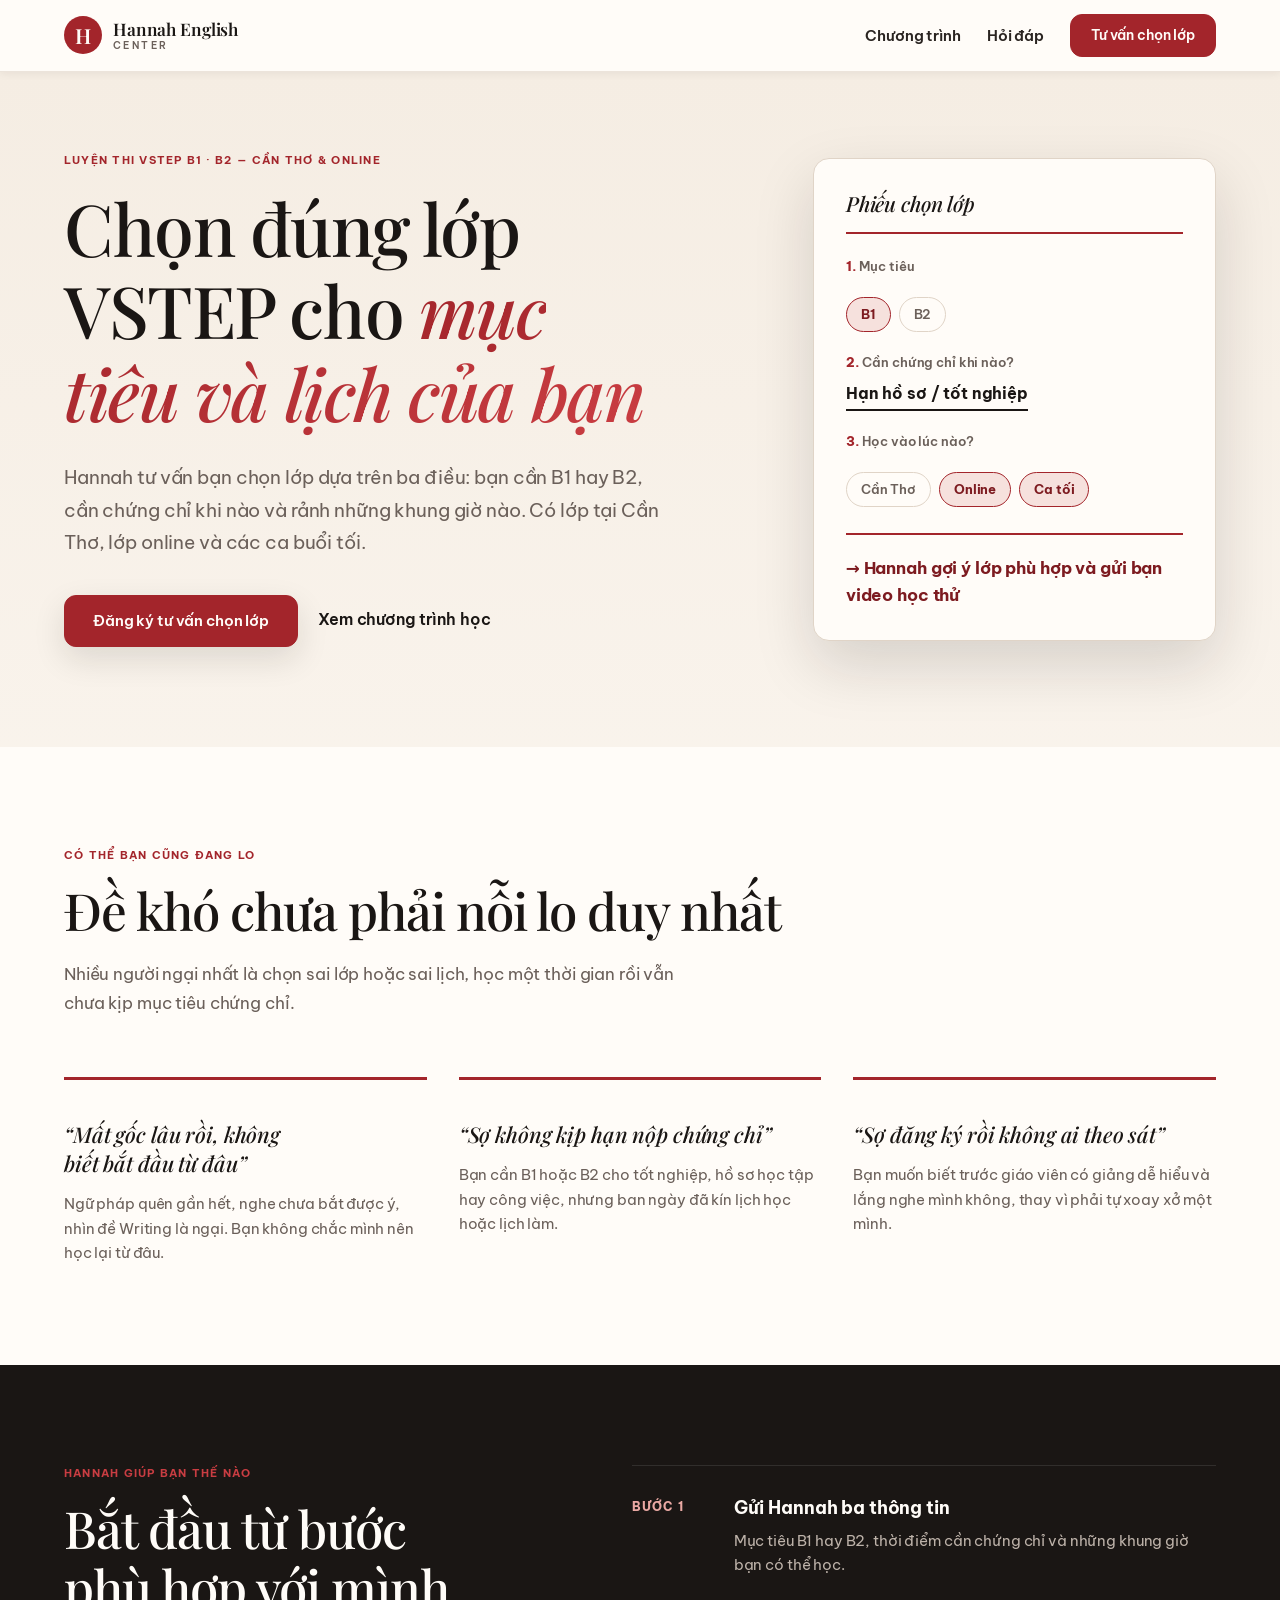
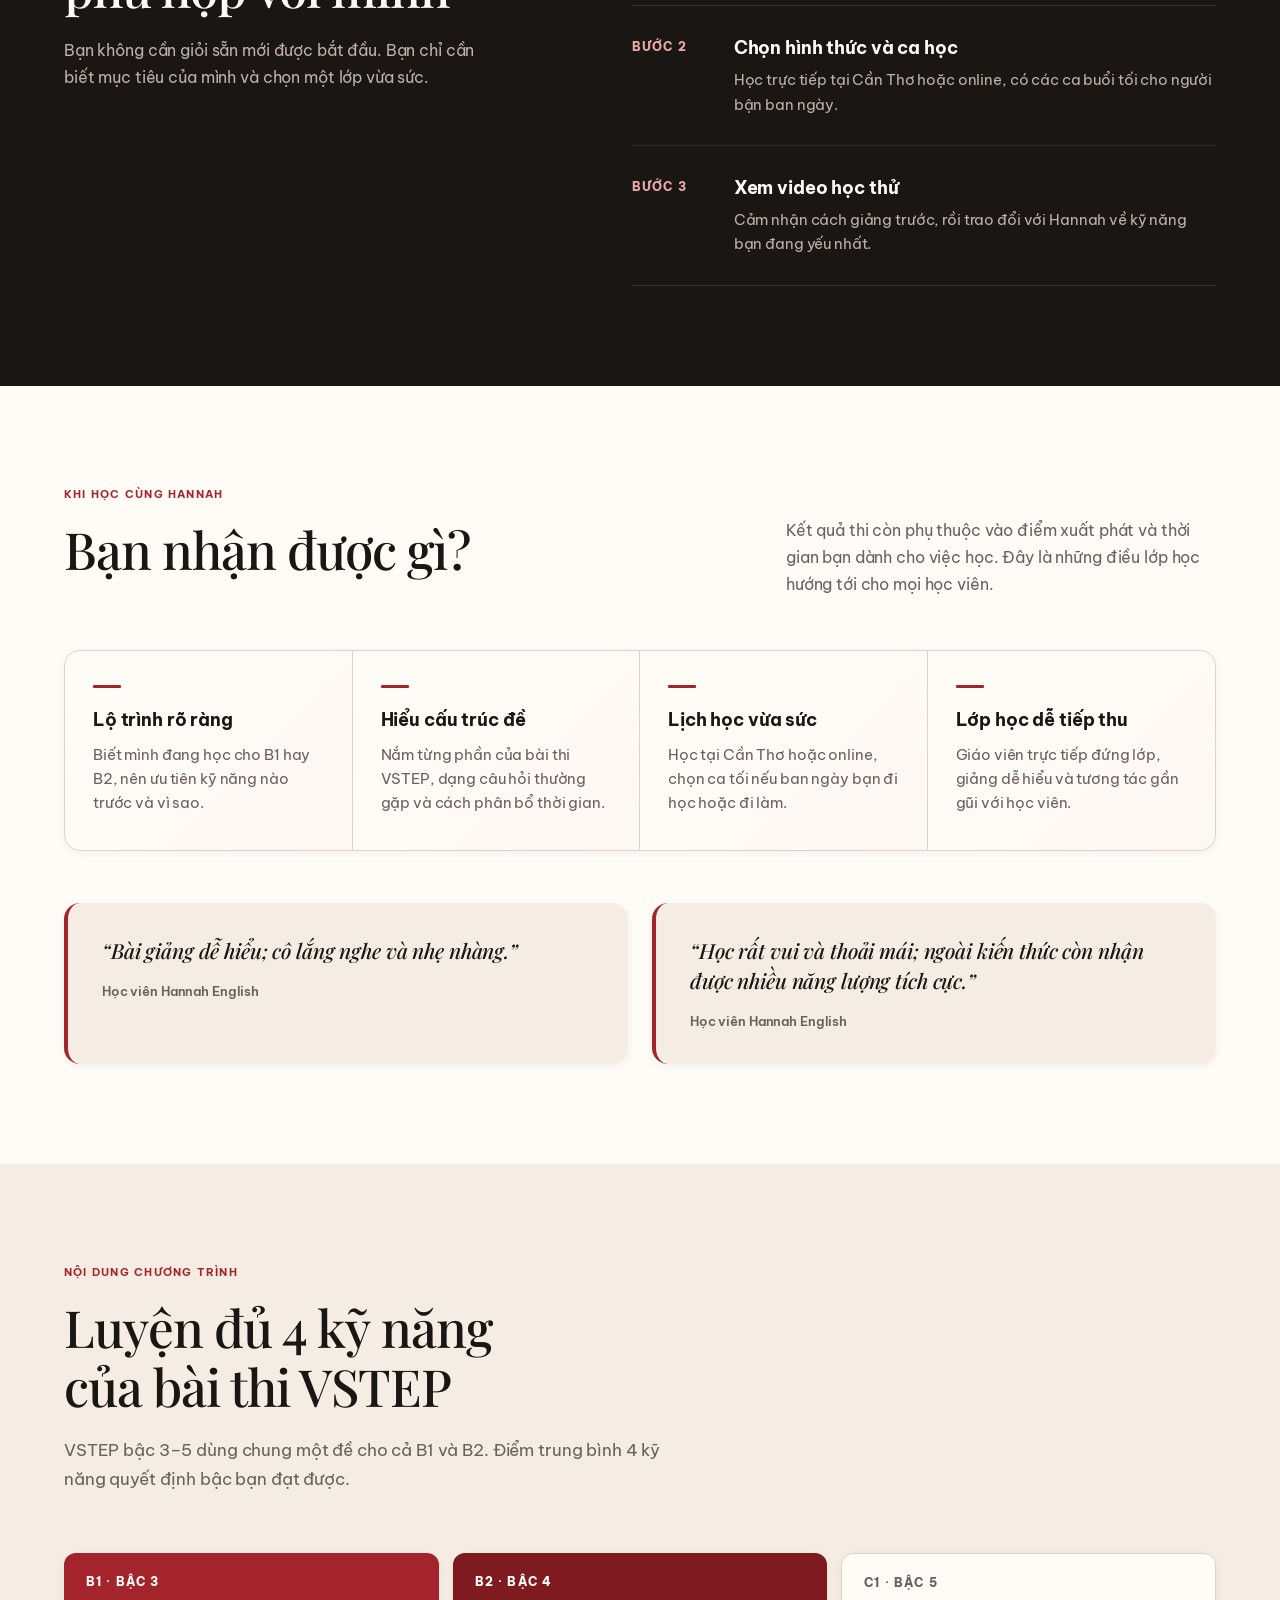
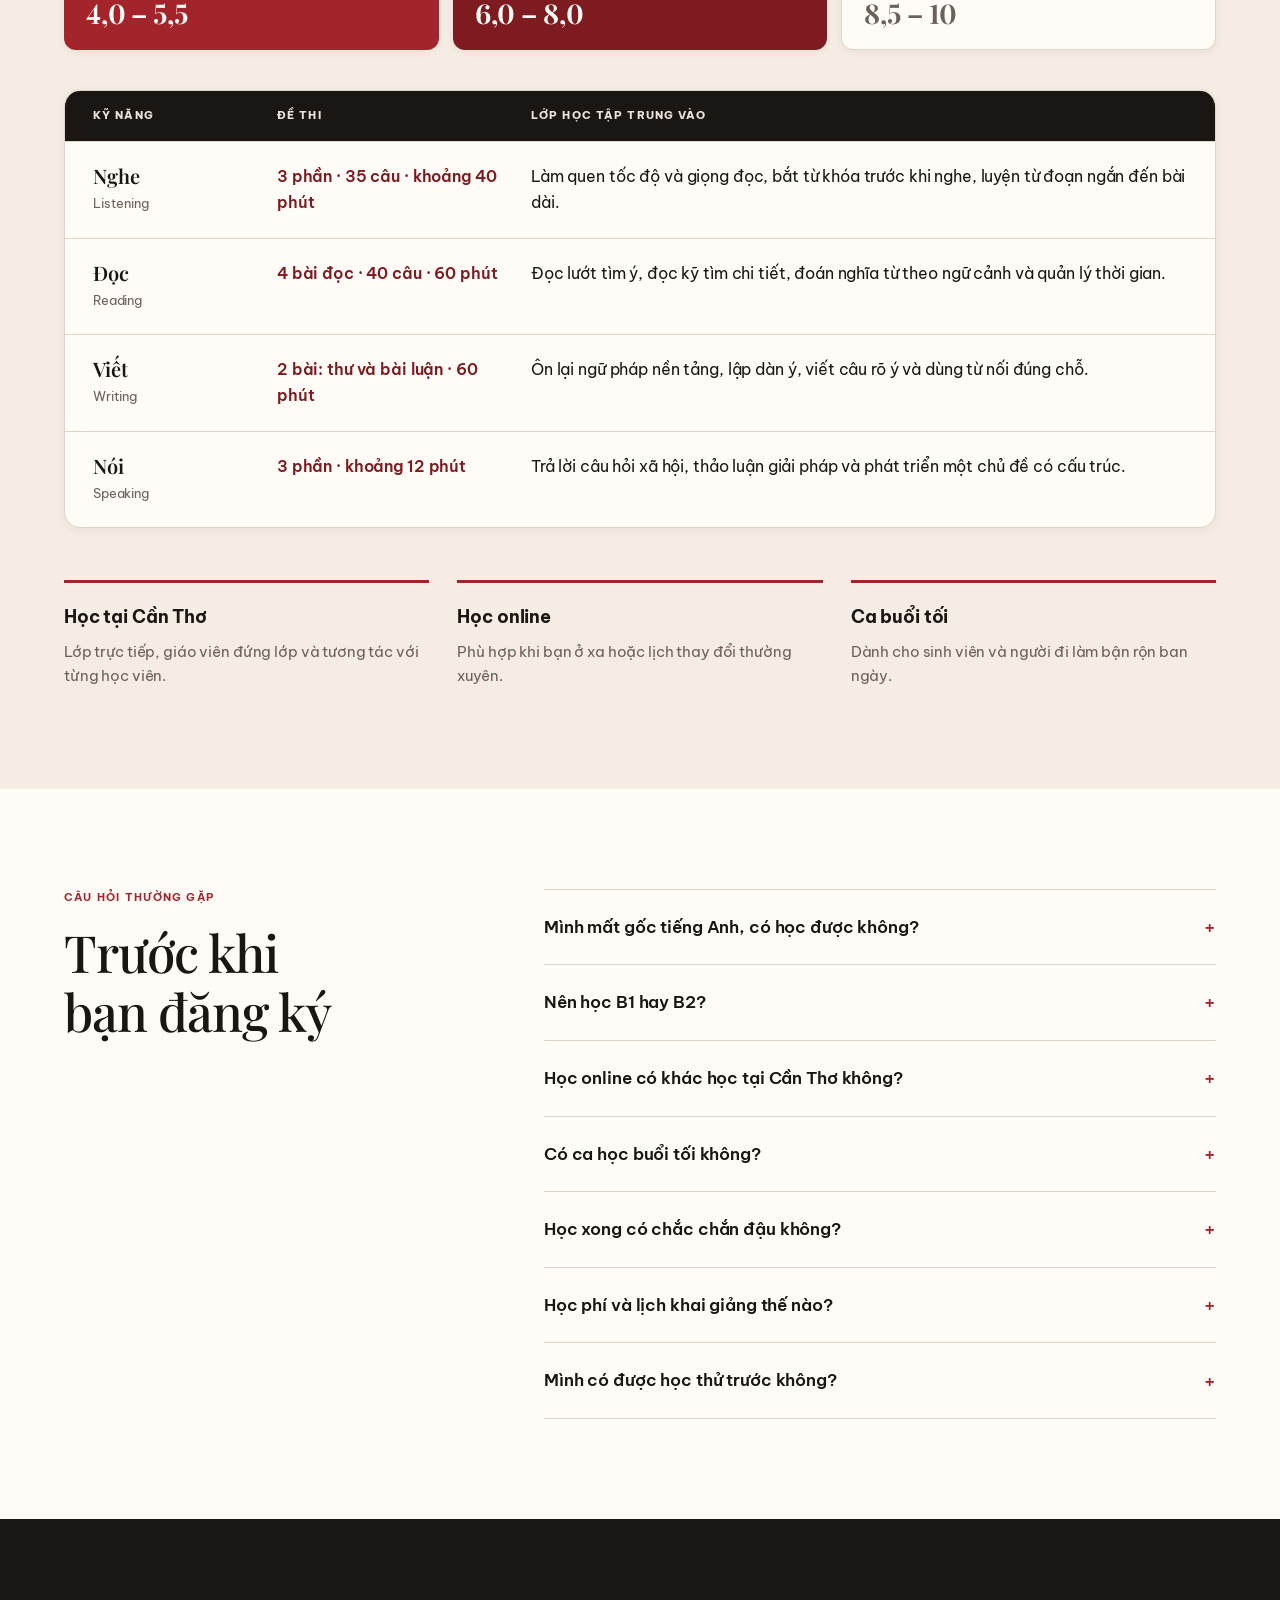
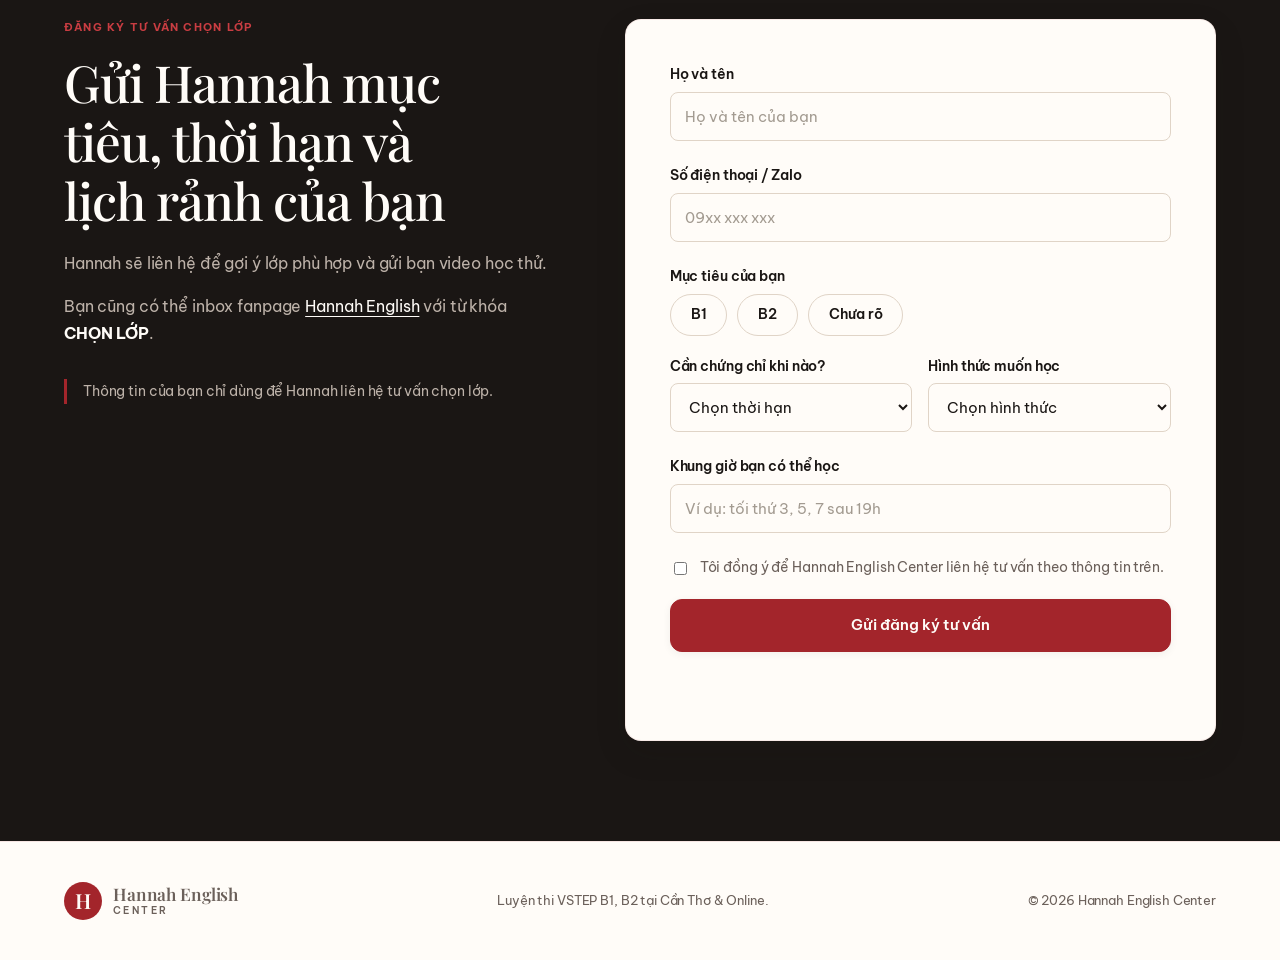
<file: hannah-vstep/index.html>
<!doctype html>
<html lang="vi">
<head>
  <meta charset="utf-8">
  <meta name="viewport" content="width=device-width, initial-scale=1, viewport-fit=cover">
  <meta name="description" content="Hannah English Center — luyện thi VSTEP B1, B2 tại Cần Thơ và online, có ca tối. Tư vấn chọn lớp theo mục tiêu, thời hạn và lịch của bạn.">
  <title>Hannah English Center</title>
  <link rel="preconnect" href="https://fonts.googleapis.com">
  <link rel="preconnect" href="https://fonts.gstatic.com" crossorigin>
  <link rel="stylesheet" href="https://fonts.googleapis.com/css2?family=Be+Vietnam+Pro:wght@400;500;600;700&family=Playfair+Display:ital,wght@0,500;0,600;1,500&display=swap">
  <link rel="stylesheet" href="styles.css">
</head>
<body>
  <header class="site-header">
    <a class="brand" href="#top" aria-label="Hannah English Center - về đầu trang">
      <span class="brand-mark" aria-hidden="true">H</span>
      <span class="brand-name">Hannah English<small>Center</small></span>
    </a>
    <nav class="nav" aria-label="Điều hướng chính">
      <a href="#chuong-trinh">Chương trình</a>
      <a href="#faq">Hỏi đáp</a>
      <a class="button button-small" href="#dang-ky">Tư vấn chọn lớp</a>
    </nav>
  </header>

  <main id="top">
    <!-- 1. HERO — M01 -->
    <section class="hero section">
      <div class="hero-copy">
        <p class="eyebrow">Luyện thi VSTEP B1 · B2 — Cần Thơ &amp; Online</p>
        <h1>Chọn đúng lớp VSTEP cho <em>mục tiêu và lịch của bạn</em></h1>
        <p class="hero-lead">Hannah tư vấn bạn chọn lớp dựa trên ba điều: bạn cần B1 hay B2, cần chứng chỉ khi nào và rảnh những khung giờ nào. Có lớp tại Cần Thơ, lớp online và các ca buổi tối.</p>
        <div class="hero-actions">
          <a class="button" href="#dang-ky">Đăng ký tư vấn chọn lớp</a>
          <a class="text-link" href="#chuong-trinh">Xem chương trình học</a>
        </div>
      </div>

      <aside class="pick-card" aria-label="Ba thông tin Hannah cần để tư vấn lớp">
        <p class="pick-title">Phiếu chọn lớp</p>
        <ol class="pick-list">
          <li><span class="pick-q">Mục tiêu</span><span class="chips"><b class="chip chip-on">B1</b><b class="chip">B2</b></span></li>
          <li><span class="pick-q">Cần chứng chỉ khi nào?</span><span class="pick-a">Hạn hồ sơ / tốt nghiệp</span></li>
          <li><span class="pick-q">Học vào lúc nào?</span><span class="chips"><b class="chip">Cần Thơ</b><b class="chip chip-on">Online</b><b class="chip chip-on">Ca tối</b></span></li>
        </ol>
        <p class="pick-result"><span aria-hidden="true">→</span> Hannah gợi ý lớp phù hợp và gửi bạn video học thử</p>
      </aside>
    </section>

    <!-- 2. VẤN ĐỀ -->
    <section class="section problem" id="van-de">
      <div class="section-heading">
        <p class="eyebrow">Có thể bạn cũng đang lo</p>
        <h2>Đề khó chưa phải nỗi lo duy nhất</h2>
        <p class="section-lead">Nhiều người ngại nhất là chọn sai lớp hoặc sai lịch, học một thời gian rồi vẫn chưa kịp mục tiêu chứng chỉ.</p>
      </div>
      <div class="problem-grid">
        <article data-evidence="V20,V21,V22" data-scope="Market proxy">
          <h3>“Mất gốc lâu rồi, không biết bắt đầu từ đâu”</h3>
          <p>Ngữ pháp quên gần hết, nghe chưa bắt được ý, nhìn đề Writing là ngại. Bạn không chắc mình nên học lại từ đâu.</p>
        </article>
        <article data-evidence="V06,H03,V15,V24" data-scope="Hannah direct + Market proxy">
          <h3>“Sợ không kịp hạn nộp chứng chỉ”</h3>
          <p>Bạn cần B1 hoặc B2 cho tốt nghiệp, hồ sơ học tập hay công việc, nhưng ban ngày đã kín lịch học hoặc lịch làm.</p>
        </article>
        <article data-evidence="V04,V17" data-scope="Hannah direct + Market proxy">
          <h3>“Sợ đăng ký rồi không ai theo sát”</h3>
          <p>Bạn muốn biết trước giáo viên có giảng dễ hiểu và lắng nghe mình không, thay vì phải tự xoay xở một mình.</p>
        </article>
      </div>
    </section>

    <!-- 3. GIẢI QUYẾT GÌ — quy trình 3 bước, có thứ tự thật -->
    <section class="section solution">
      <div class="solution-card">
        <div>
          <p class="eyebrow eyebrow-light">Hannah giúp bạn thế nào</p>
          <h2>Bắt đầu từ bước phù hợp với mình</h2>
          <p class="solution-lead">Bạn không cần giỏi sẵn mới được bắt đầu. Bạn chỉ cần biết mục tiêu của mình và chọn một lớp vừa sức.</p>
        </div>
        <ol class="steps">
          <li><b>Bước 1</b><span><strong>Gửi Hannah ba thông tin</strong>Mục tiêu B1 hay B2, thời điểm cần chứng chỉ và những khung giờ bạn có thể học.</span></li>
          <li><b>Bước 2</b><span><strong>Chọn hình thức và ca học</strong>Học trực tiếp tại Cần Thơ hoặc online, có các ca buổi tối cho người bận ban ngày.</span></li>
          <li><b>Bước 3</b><span><strong>Xem video học thử</strong>Cảm nhận cách giảng trước, rồi trao đổi với Hannah về kỹ năng bạn đang yếu nhất.</span></li>
        </ol>
      </div>
    </section>

    <!-- 4. KẾT QUẢ -->
    <section class="section outcomes" id="ket-qua">
      <div class="section-heading split-heading">
        <div><p class="eyebrow">Khi học cùng Hannah</p><h2>Bạn nhận được gì?</h2></div>
        <p>Kết quả thi còn phụ thuộc vào điểm xuất phát và thời gian bạn dành cho việc học. Đây là những điều lớp học hướng tới cho mọi học viên.</p>
      </div>
      <div class="outcome-grid">
        <article><h3>Lộ trình rõ ràng</h3><p>Biết mình đang học cho B1 hay B2, nên ưu tiên kỹ năng nào trước và vì sao.</p></article>
        <article><h3>Hiểu cấu trúc đề</h3><p>Nắm từng phần của bài thi VSTEP, dạng câu hỏi thường gặp và cách phân bổ thời gian.</p></article>
        <article><h3>Lịch học vừa sức</h3><p>Học tại Cần Thơ hoặc online, chọn ca tối nếu ban ngày bạn đi học hoặc đi làm.</p></article>
        <article><h3>Lớp học dễ tiếp thu</h3><p>Giáo viên trực tiếp đứng lớp, giảng dễ hiểu và tương tác gần gũi với học viên.</p></article>
      </div>

      <div class="quotes" aria-label="Phản hồi học viên Hannah">
        <figure data-evidence="V04" data-scope="Hannah direct">
          <blockquote>“Bài giảng dễ hiểu; cô lắng nghe và nhẹ nhàng.”</blockquote>
          <figcaption>Học viên Hannah English</figcaption>
        </figure>
        <figure data-evidence="V01" data-scope="Hannah direct">
          <blockquote>“Học rất vui và thoải mái; ngoài kiến thức còn nhận được nhiều năng lượng tích cực.”</blockquote>
          <figcaption>Học viên Hannah English</figcaption>
        </figure>
      </div>
    </section>

    <!-- 5. NỘI DUNG CHƯƠNG TRÌNH -->
    <section class="section curriculum" id="chuong-trinh">
      <div class="section-heading">
        <p class="eyebrow">Nội dung chương trình</p>
        <h2>Luyện đủ 4 kỹ năng của bài thi VSTEP</h2>
        <p class="section-lead">VSTEP bậc 3–5 dùng chung một đề cho cả B1 và B2. Điểm trung bình 4 kỹ năng quyết định bậc bạn đạt được.</p>
      </div>

      <div class="band-row" aria-label="Khung điểm VSTEP">
        <div class="band"><span class="band-level">B1 · Bậc 3</span><span class="band-score">4,0 – 5,5</span></div>
        <div class="band band-mid"><span class="band-level">B2 · Bậc 4</span><span class="band-score">6,0 – 8,0</span></div>
        <div class="band band-muted"><span class="band-level">C1 · Bậc 5</span><span class="band-score">8,5 – 10</span></div>
      </div>

      <div class="skill-table" role="table" aria-label="Cấu trúc bài thi VSTEP">
        <div class="skill-row skill-head" role="row">
          <span role="columnheader">Kỹ năng</span><span role="columnheader">Đề thi</span><span role="columnheader">Lớp học tập trung vào</span>
        </div>
        <div class="skill-row" role="row">
          <span role="cell"><strong>Nghe</strong><em>Listening</em></span>
          <span role="cell" class="skill-meta">3 phần · 35 câu · khoảng 40 phút</span>
          <span role="cell">Làm quen tốc độ và giọng đọc, bắt từ khóa trước khi nghe, luyện từ đoạn ngắn đến bài dài.</span>
        </div>
        <div class="skill-row" role="row">
          <span role="cell"><strong>Đọc</strong><em>Reading</em></span>
          <span role="cell" class="skill-meta">4 bài đọc · 40 câu · 60 phút</span>
          <span role="cell">Đọc lướt tìm ý, đọc kỹ tìm chi tiết, đoán nghĩa từ theo ngữ cảnh và quản lý thời gian.</span>
        </div>
        <div class="skill-row" role="row">
          <span role="cell"><strong>Viết</strong><em>Writing</em></span>
          <span role="cell" class="skill-meta">2 bài: thư và bài luận · 60 phút</span>
          <span role="cell">Ôn lại ngữ pháp nền tảng, lập dàn ý, viết câu rõ ý và dùng từ nối đúng chỗ.</span>
        </div>
        <div class="skill-row" role="row">
          <span role="cell"><strong>Nói</strong><em>Speaking</em></span>
          <span role="cell" class="skill-meta">3 phần · khoảng 12 phút</span>
          <span role="cell">Trả lời câu hỏi xã hội, thảo luận giải pháp và phát triển một chủ đề có cấu trúc.</span>
        </div>
      </div>

      <div class="formats">
        <div><h3>Học tại Cần Thơ</h3><p>Lớp trực tiếp, giáo viên đứng lớp và tương tác với từng học viên.</p></div>
        <div><h3>Học online</h3><p>Phù hợp khi bạn ở xa hoặc lịch thay đổi thường xuyên.</p></div>
        <div><h3>Ca buổi tối</h3><p>Dành cho sinh viên và người đi làm bận rộn ban ngày.</p></div>
      </div>
    </section>

    <!-- 6. FAQ -->
    <section class="section faq" id="faq">
      <div class="section-heading"><p class="eyebrow">Câu hỏi thường gặp</p><h2>Trước khi bạn đăng ký</h2></div>
      <div class="faq-list">
        <details><summary>Mình mất gốc tiếng Anh, có học được không?</summary><p>Được. Mất gốc không phải điều đáng ngại. Quan trọng là bạn được tư vấn bước học vừa sức và biết mình cần ưu tiên kỹ năng nào. Hãy cho Hannah biết bạn đang ngại phần nào nhất để được gợi ý lớp phù hợp.</p></details>
        <details><summary>Nên học B1 hay B2?</summary><p>Tùy yêu cầu của trường hoặc nơi bạn nộp hồ sơ. Bạn hãy kiểm tra quy định chuẩn đầu ra trước, rồi gửi Hannah mục tiêu và thời hạn để được tư vấn cụ thể.</p></details>
        <details><summary>Học online có khác học tại Cần Thơ không?</summary><p>Cả hai hình thức đều do giáo viên trực tiếp đứng lớp. Bạn chọn theo nơi ở và lịch của mình. Nếu chưa chắc, hãy nói với Hannah hoàn cảnh của bạn để được gợi ý.</p></details>
        <details><summary>Có ca học buổi tối không?</summary><p>Có. Hannah có các ca buổi tối. Khung giờ và lịch khai giảng cụ thể sẽ được xác nhận khi tư vấn, vì lịch thay đổi theo từng đợt.</p></details>
        <details><summary>Học xong có chắc chắn đậu không?</summary><p>Hannah không cam kết đậu, vì kết quả còn phụ thuộc điểm xuất phát, thời gian ôn tập và sự đều đặn của mỗi người. Điều Hannah làm được là giúp bạn chọn lớp phù hợp, học đúng trọng tâm và được theo sát trong lớp.</p></details>
        <details><summary>Học phí và lịch khai giảng thế nào?</summary><p>Học phí và lịch khai giảng được thông báo trực tiếp khi tư vấn để đảm bảo thông tin luôn đúng với đợt học gần nhất.</p></details>
        <details><summary>Mình có được học thử trước không?</summary><p>Có. Bạn inbox fanpage hoặc để lại thông tin bên dưới để nhận video học thử và cảm nhận cách giảng trước khi quyết định.</p></details>
      </div>
    </section>

    <!-- 7. CTA ĐĂNG KÝ -->
    <section class="section register" id="dang-ky">
      <div class="register-copy">
        <p class="eyebrow eyebrow-light">Đăng ký tư vấn chọn lớp</p>
        <h2>Gửi Hannah mục tiêu, thời hạn và lịch rảnh của bạn</h2>
        <p>Hannah sẽ liên hệ để gợi ý lớp phù hợp và gửi bạn video học thử.</p>
        <p class="alt-contact">Bạn cũng có thể inbox fanpage <a href="https://www.facebook.com/hannah.english.official" target="_blank" rel="noopener">Hannah English</a> với từ khóa <strong>CHỌN LỚP</strong>.</p>
        <p class="privacy-note">Thông tin của bạn chỉ dùng để Hannah liên hệ tư vấn chọn lớp.</p>
      </div>
      <form id="lead-form" novalidate>
        <label for="f-name">Họ và tên<input id="f-name" name="name" autocomplete="name" required placeholder="Họ và tên của bạn"></label>
        <label for="f-phone">Số điện thoại / Zalo<input id="f-phone" name="phone" autocomplete="tel" inputmode="tel" required pattern="(\+84|0)[\s.]?\d([\s.]?\d){8}" title="Số điện thoại Việt Nam gồm 10 số, ví dụ 0912 345 678" placeholder="09xx xxx xxx"></label>
        <fieldset>
          <legend>Mục tiêu của bạn</legend>
          <div class="radio-row">
            <label class="radio"><input type="radio" name="goal" value="B1" required><span>B1</span></label>
            <label class="radio"><input type="radio" name="goal" value="B2"><span>B2</span></label>
            <label class="radio"><input type="radio" name="goal" value="Chưa rõ"><span>Chưa rõ</span></label>
          </div>
        </fieldset>
        <div class="form-two">
          <label for="f-deadline">Cần chứng chỉ khi nào?
            <select id="f-deadline" name="deadline" required>
              <option value="">Chọn thời hạn</option>
              <option>Trong 3 tháng tới</option>
              <option>3 – 6 tháng tới</option>
              <option>Hơn 6 tháng nữa</option>
              <option>Chưa xác định</option>
            </select>
          </label>
          <label for="f-format">Hình thức muốn học
            <select id="f-format" name="format" required>
              <option value="">Chọn hình thức</option>
              <option>Tại Cần Thơ</option>
              <option>Online</option>
              <option>Chưa chắc, cần tư vấn</option>
            </select>
          </label>
        </div>
        <label for="f-time">Khung giờ bạn có thể học<input id="f-time" name="time" placeholder="Ví dụ: tối thứ 3, 5, 7 sau 19h"></label>
        <label class="consent" for="f-consent"><input id="f-consent" type="checkbox" name="consent" required><span>Tôi đồng ý để Hannah English Center liên hệ tư vấn theo thông tin trên.</span></label>
        <button class="button" type="submit">Gửi đăng ký tư vấn</button>
        <p class="form-status" id="form-status" role="status" aria-live="polite"></p>
      </form>
    </section>
  </main>

  <footer>
    <a class="brand" href="#top"><span class="brand-mark" aria-hidden="true">H</span><span class="brand-name">Hannah English<small>Center</small></span></a>
    <p>Luyện thi VSTEP B1, B2 tại Cần Thơ &amp; Online.</p>
    <p>© 2026 Hannah English Center</p>
  </footer>

  <script src="script.js"></script>
</body>
</html>
</file>
<file: hannah-vstep/styles.css>
/* Hannah English Center — Modern Editorial Education.
   Một giao diện sáng duy nhất theo brand guideline: đỏ – trắng be – đen.
   Layout: các section xếp dọc, xen kẽ nền be / trắng / mực; serif cho tiêu đề, sans cho nội dung. */
:root {
  --ink: #1a1614;
  --ink-soft: #2a2421;
  --muted: #6b605a;
  --paper: #f5ede3;
  --white: #fffcf8;
  --red: #a3252b;
  --red-dark: #7d1b20;
  --red-tint: #f6e1dd;
  --red-light: #c93d42;
  --line: #e0d4c7;
  --line-dark: #443b37;
  --on-dark: #ece4dc;
  --on-dark-muted: #bdb2a9;
  --display: "Playfair Display", "Cormorant Garamond", Georgia, "Times New Roman", serif;
  --body: "Be Vietnam Pro", "Segoe UI", system-ui, sans-serif;
  --radius: 16px;
  --gutter: max(5vw, 20px);
  --shadow-sm: 0 2px 8px rgba(26, 22, 20, .06);
  --shadow: 0 12px 32px rgba(26, 22, 20, .12);
  --shadow-lg: 0 24px 60px rgba(26, 22, 20, .15);
  --transition: all .2s cubic-bezier(.4, 0, .2, 1);
  color-scheme: light;
}

* { box-sizing: border-box; }
html { scroll-behavior: smooth; }
body { margin: 0; color: var(--ink); background: var(--white); font: 16px/1.6 var(--body); letter-spacing: -.008em; }
a { color: inherit; transition: var(--transition); }
h1, h2, h3, p { margin-top: 0; }
h1, h2 { font-family: var(--display); font-weight: 500; line-height: 1.15; letter-spacing: -.02em; text-wrap: balance; }
h1 { font-size: clamp(2.4rem, 5.6vw, 4.5rem); margin-bottom: 28px; }
h1 em, h2 em { color: var(--red); font-style: italic; background: linear-gradient(135deg, var(--red) 0%, var(--red-light) 100%); -webkit-background-clip: text; -webkit-text-fill-color: transparent; background-clip: text; }
h2 { font-size: clamp(1.95rem, 4vw, 3.2rem); max-width: 820px; margin-bottom: 20px; }
h3 { font-size: 1.1rem; line-height: 1.4; font-weight: 700; margin-bottom: 10px; text-wrap: balance; }
:focus-visible { outline: 3px solid var(--red); outline-offset: 3px; }

.section { padding: 100px var(--gutter); }
.eyebrow { color: var(--red); font-weight: 700; text-transform: uppercase; letter-spacing: .11em; font-size: .7rem; margin-bottom: 16px; }
.eyebrow-light { color: #c93d42; }
.section-heading { margin-bottom: 52px; max-width: 820px; }
.section-lead { color: var(--muted); font-size: 1.05rem; line-height: 1.7; max-width: 640px; margin-bottom: 0; }

/* Header */
.site-header { position: sticky; top: env(safe-area-inset-top, 0px); z-index: 20; display: flex; align-items: center; justify-content: space-between; gap: 16px; padding: 14px var(--gutter); background: rgba(255, 252, 248, .97); border-bottom: 1px solid rgba(224, 212, 199, .6); backdrop-filter: blur(12px); box-shadow: var(--shadow-sm); }
.brand { display: inline-flex; align-items: center; gap: 11px; text-decoration: none; }
.brand-mark { width: 38px; height: 38px; display: grid; place-items: center; border-radius: 50%; background: var(--red); color: var(--white); font: 600 1.3rem/1 var(--display); }
.brand-name { font: 600 1.08rem/1 var(--display); }
.brand-name small { display: block; margin-top: 4px; font: 600 .62rem/1 var(--body); letter-spacing: .24em; text-transform: uppercase; color: var(--muted); }
.nav { display: flex; align-items: center; gap: 26px; font-size: .92rem; font-weight: 600; }
.nav a:not(.button) { text-decoration: none; color: var(--ink-soft); }
.nav a:not(.button):hover { color: var(--red); }

/* Buttons */
.button { display: inline-flex; justify-content: center; align-items: center; padding: 16px 28px; border: 1px solid var(--red); border-radius: 12px; background: var(--red); color: var(--white); font: 600 .95rem/1.2 var(--body); text-decoration: none; cursor: pointer; transition: var(--transition); box-shadow: var(--shadow-sm); }
.button:hover { background: var(--red-light); border-color: var(--red-light); transform: translateY(-1px); box-shadow: var(--shadow); }
.button:active { transform: translateY(0); }
.button-small { padding: 12px 20px; font-size: .88rem; box-shadow: none; }
.text-link { font-weight: 600; text-underline-offset: 6px; text-decoration-color: transparent; border-bottom: 2px solid transparent; transition: var(--transition); }
.text-link:hover { border-bottom-color: var(--red); }

/* 1. Hero */
.hero { display: grid; grid-template-columns: minmax(0, 1.25fr) minmax(0, .75fr); align-items: center; gap: 6vw; background: linear-gradient(180deg, var(--paper) 0%, rgba(245, 237, 227, .6) 100%); padding-top: 80px; padding-bottom: 100px; }
.hero-copy { min-width: 0; }
.hero-lead { color: var(--muted); font-size: clamp(1.04rem, 1.6vw, 1.2rem); max-width: 600px; line-height: 1.7; }
.hero-actions { display: flex; flex-wrap: wrap; align-items: center; gap: 20px; margin-top: 36px; }
.hero-actions .button { box-shadow: var(--shadow); }

.pick-card { background: var(--white); border: 1px solid var(--line); border-radius: var(--radius); padding: 32px; box-shadow: var(--shadow-lg); min-width: 0; transition: var(--transition); }
.pick-card:hover { transform: translateY(-4px); box-shadow: var(--shadow-lg); }
.pick-title { font: italic 500 1.3rem/1.2 var(--display); margin-bottom: 22px; padding-bottom: 16px; border-bottom: 2px solid var(--red); }
.pick-list { list-style: none; margin: 0; padding: 0; display: grid; gap: 20px; counter-reset: q; }
.pick-list li { display: grid; gap: 8px; counter-increment: q; transition: var(--transition); }
.pick-list li:hover { transform: translateX(4px); }
.pick-q { font-size: .84rem; font-weight: 600; color: var(--muted); }
.pick-q::before { content: counter(q) ". "; color: var(--red); font-weight: 800; }
.pick-a { font-weight: 700; border-bottom: 2px solid var(--ink); padding-bottom: 2px; width: fit-content; transition: var(--transition); }
.pick-a:hover { color: var(--red); border-bottom-color: var(--red); }
.chips { display: flex; flex-wrap: wrap; gap: 8px; margin-top: 12px; }
.chip { font-size: .8rem; font-weight: 600; padding: 6px 14px; border: 1px solid var(--line); border-radius: 999px; color: var(--muted); transition: var(--transition); }
.chip:hover { border-color: var(--red); }
.chip-on { background: var(--red-tint); border-color: var(--red); color: var(--red-dark); font-weight: 700; }
.pick-result { margin: 26px 0 0; padding-top: 20px; border-top: 2px solid var(--red); font-weight: 700; color: var(--red-dark); font-size: 1.05rem; }

/* 2. Problem */
.problem-grid { display: grid; grid-template-columns: repeat(3, minmax(0, 1fr)); gap: 32px; margin-top: 60px; }
.problem-grid article { padding-top: 24px; border-top: 3px solid var(--red); transition: var(--transition); }
.problem-grid article:hover { transform: translateY(-4px); }
.problem-grid h3 { font: italic 500 1.35rem/1.35 var(--display); margin-bottom: 14px; margin-top: 16px; }
.problem-grid p { color: var(--muted); margin: 0; font-size: .95rem; line-height: 1.6; }

/* 3. Solution */
.solution { background: var(--ink); color: var(--on-dark); }
.solution-card { display: grid; grid-template-columns: minmax(0, .9fr) minmax(0, 1.1fr); gap: 7vw; }
.solution h2 { color: var(--white); }
.solution-lead { color: var(--on-dark-muted); max-width: 440px; line-height: 1.7; }
.steps { list-style: none; margin: 0; padding: 0; }
.steps li { display: grid; grid-template-columns: 84px minmax(0, 1fr); gap: 18px; padding: 28px 0; border-top: 1px solid rgba(255, 255, 255, .1); transition: var(--transition); }
.steps li:last-child { border-bottom: 1px solid rgba(255, 255, 255, .1); }
.steps b { color: #e9a8a3; font-size: .75rem; text-transform: uppercase; letter-spacing: .1em; padding-top: 3px; font-weight: 800; }
.steps span { color: var(--on-dark-muted); font-size: .95rem; }
.steps strong { display: block; color: var(--white); font-size: 1.1rem; margin-bottom: 6px; font-weight: 700; }

/* 4. Outcomes */
.split-heading { display: grid; grid-template-columns: minmax(0, 1.2fr) minmax(0, .8fr); gap: 6vw; align-items: end; max-width: none; }
.split-heading > p { color: var(--muted); margin: 0; line-height: 1.7; }
.outcome-grid { display: grid; grid-template-columns: repeat(4, minmax(0, 1fr)); border: 1px solid var(--line); border-radius: var(--radius); overflow: hidden; background: var(--white); box-shadow: var(--shadow-sm); }
.outcome-grid article { padding: 34px 28px; border-right: 1px solid var(--line); transition: var(--transition); background: linear-gradient(135deg, transparent 0%, rgba(163, 37, 43, .02) 100%); }
.outcome-grid article:hover { background: linear-gradient(135deg, transparent 0%, rgba(163, 37, 43, .04) 100%); }
.outcome-grid article:last-child { border-right: 0; }
.outcome-grid h3::before { content: ""; display: block; width: 28px; height: 2.5px; background: var(--red); margin-bottom: 20px; border-radius: 1px; }
.outcome-grid h3 { margin-top: 0; }
.outcome-grid p { color: var(--muted); margin: 0; font-size: .95rem; line-height: 1.6; }
.quotes { display: grid; grid-template-columns: repeat(2, minmax(0, 1fr)); gap: 24px; margin-top: 52px; }
.quotes figure { margin: 0; padding: 32px 34px; background: var(--paper); border-radius: var(--radius); border-left: 4px solid var(--red); transition: var(--transition); box-shadow: var(--shadow-sm); }
.quotes figure:hover { transform: translateY(-2px); box-shadow: var(--shadow); }
.quotes blockquote { margin: 0 0 16px; font: italic 500 1.3rem/1.45 var(--display); }
.quotes figcaption { font-size: .84rem; font-weight: 600; color: var(--muted); }

/* 5. Curriculum */
.curriculum { background: var(--paper); }
.band-row { display: grid; grid-template-columns: repeat(3, minmax(0, 1fr)); gap: 14px; margin-bottom: 40px; margin-top: 60px; }
.band { display: grid; gap: 4px; padding: 20px 22px; border-radius: 12px; background: var(--red); color: var(--white); transition: var(--transition); box-shadow: var(--shadow-sm); }
.band:hover { transform: translateY(-2px); box-shadow: var(--shadow); }
.band-mid { background: var(--red-dark); }
.band-muted { background: var(--white); color: var(--muted); border: 1px solid var(--line); }
.band-level { font-size: .72rem; font-weight: 800; text-transform: uppercase; letter-spacing: .1em; }
.band-score { font: 700 1.7rem/1.2 var(--display); font-variant-numeric: lining-nums tabular-nums; }
.skill-table { background: var(--white); border: 1px solid var(--line); border-radius: var(--radius); overflow: hidden; box-shadow: var(--shadow-sm); }
.skill-row { display: grid; grid-template-columns: 160px 230px minmax(0, 1fr); gap: 24px; padding: 22px 28px; border-top: 1px solid var(--line); transition: var(--transition); }
.skill-row:hover { background: rgba(163, 37, 43, .02); }
.skill-row > span { min-width: 0; }
.skill-head { border-top: 0; background: var(--ink); color: var(--on-dark); font-size: .7rem; font-weight: 800; text-transform: uppercase; letter-spacing: .1em; padding-top: 16px; padding-bottom: 16px; }
.skill-row strong { display: block; font: 600 1.25rem/1.2 var(--display); margin-bottom: 2px; }
.skill-row em { font-style: normal; font-size: .8rem; color: var(--muted); }
.skill-meta { font-weight: 600; color: var(--red-dark); font-variant-numeric: tabular-nums; }
.formats { display: grid; grid-template-columns: repeat(3, minmax(0, 1fr)); gap: 28px; margin-top: 52px; }
.formats > div { padding-top: 22px; border-top: 3px solid var(--red); transition: var(--transition); }
.formats > div:hover { transform: translateY(-2px); }
.formats strong { display: block; font-size: 1.1rem; margin-bottom: 8px; }
.formats p { color: var(--muted); margin: 0; font-size: .95rem; line-height: 1.6; }

/* 6. FAQ */
.faq { display: grid; grid-template-columns: minmax(0, .75fr) minmax(0, 1.25fr); gap: 6vw; }
.faq .section-heading { margin-bottom: 0; }
.faq-list { border-top: 1px solid var(--line); }
details { border-bottom: 1px solid var(--line); transition: var(--transition); }
details:hover { background: rgba(163, 37, 43, .02); }
summary { list-style: none; cursor: pointer; display: flex; align-items: center; gap: 18px; padding: 24px 0; font-size: 1.04rem; font-weight: 600; transition: var(--transition); }
summary::-webkit-details-marker { display: none; }
summary::after { content: "+"; margin-left: auto; color: var(--red); font-size: 1.4rem; font-weight: 400; line-height: 1; transition: transform .3s cubic-bezier(.4, 0, .2, 1); }
details[open] summary::after { content: "−"; transform: rotate(45deg); }
details > p { color: var(--muted); margin: 0; padding: 0 40px 24px 0; font-size: .95rem; line-height: 1.6; }

/* 7. Register */
.register { display: grid; grid-template-columns: minmax(0, .9fr) minmax(0, 1.1fr); gap: 6vw; background: var(--ink); color: var(--on-dark); }
.register h2 { color: var(--white); }
.register-copy > p:not(.eyebrow) { color: var(--on-dark-muted); line-height: 1.7; }
.alt-contact a { color: var(--white); text-underline-offset: 4px; border-bottom: 2px solid transparent; transition: var(--transition); }
.alt-contact a:hover { border-bottom-color: var(--white); }
.alt-contact strong { color: var(--white); font-weight: 700; }
.privacy-note { margin-top: 32px; padding-left: 16px; border-left: 3px solid var(--red); font-size: .9rem; line-height: 1.6; }
form { display: grid; gap: 20px; padding: clamp(28px, 4vw, 44px); background: var(--white); color: var(--ink); border-radius: var(--radius); min-width: 0; box-shadow: var(--shadow); border: 1px solid rgba(163, 37, 43, .08); }
label, legend { font-size: .85rem; font-weight: 600; color: var(--ink); letter-spacing: -.008em; }
fieldset { border: 0; margin: 0; padding: 0; min-width: 0; }
legend { padding: 0; margin-bottom: 6px; }
input, select { width: 100%; margin-top: 6px; margin-bottom: 4px; padding: 13px 14px; border: 1.5px solid var(--line); border-radius: 8px; background: var(--white); color: var(--ink); font: inherit; font-weight: 400; font-size: .95rem; transition: var(--transition); line-height: 1.4; }
input::placeholder, select::placeholder { color: #a39b91; opacity: 1; }
input:hover, select:hover { border-color: #d4c9bc; }
input:focus, select:focus { outline: none; border-color: var(--red); box-shadow: 0 0 0 3px rgba(163, 37, 43, .1); background: #fafaf8; }
.form-two { display: grid; grid-template-columns: repeat(2, minmax(0, 1fr)); gap: 16px; }
.radio-row { display: flex; flex-wrap: wrap; gap: 10px; }
.radio { position: relative; }
.radio input { position: absolute; opacity: 0; width: 1px; height: 1px; margin: 0; }
.radio span { display: inline-block; padding: 9px 20px; border: 1px solid var(--line); border-radius: 999px; cursor: pointer; font-weight: 600; }
.radio input:checked + span { background: var(--red-tint); border-color: var(--red); color: var(--red-dark); }
.radio input:focus-visible + span { outline: 3px solid var(--red); outline-offset: 2px; }
.consent { display: flex; align-items: flex-start; gap: 10px; font-weight: 400; color: var(--muted); }
.consent input { width: auto; margin-top: 5px; accent-color: var(--red); }
.form-status { min-height: 24px; margin: 0; font-size: .92rem; color: var(--red-dark); }

footer { display: flex; flex-wrap: wrap; align-items: center; justify-content: space-between; gap: 18px 32px; padding: 40px var(--gutter); border-top: 1px solid rgba(163, 37, 43, .1); font-size: .83rem; color: var(--muted); background: var(--white); }
footer p { margin: 0; line-height: 1.5; }

@media (max-width: 960px) {
  .section { padding-top: 72px; padding-bottom: 72px; }
  .hero, .solution-card, .split-heading, .faq, .register { grid-template-columns: minmax(0, 1fr); }
  .hero { gap: 40px; padding-top: 56px; }
  .pick-card { max-width: 480px; }
  .problem-grid { grid-template-columns: minmax(0, 1fr); gap: 28px; }
  .outcome-grid { grid-template-columns: repeat(2, minmax(0, 1fr)); }
  .outcome-grid article:nth-child(2) { border-right: 0; }
  .outcome-grid article:nth-child(-n+2) { border-bottom: 1px solid var(--line); }
  .skill-row { grid-template-columns: 130px minmax(0, 1fr); }
  .skill-row > span:last-child { grid-column: 2; }
  .skill-head > span:last-child { display: none; }
  .faq .section-heading { margin-bottom: 8px; }
}

@media (max-width: 640px) {
  .nav a:not(.button) { display: none; }
  .button-small { padding: 9px 14px; font-size: .84rem; }
  .brand-name { font-size: .98rem; }
  .section { padding-left: 18px; padding-right: 18px; }
  .site-header, footer { padding-left: 18px; padding-right: 18px; }
  h1 { font-size: clamp(2.2rem, 10vw, 3rem); }
  h2 { font-size: clamp(1.8rem, 8vw, 2.3rem); }
  .hero-actions { flex-direction: column; align-items: stretch; }
  .hero-actions .text-link { text-align: center; }
  .pick-card { padding: 22px; }
  .outcome-grid, .quotes, .formats, .band-row, .form-two { grid-template-columns: minmax(0, 1fr); }
  .outcome-grid article { border-right: 0; border-bottom: 1px solid var(--line); }
  .outcome-grid article:last-child { border-bottom: 0; }
  .band { grid-template-columns: 1fr auto; align-items: center; }
  .skill-row { grid-template-columns: minmax(0, 1fr); gap: 6px; padding: 18px 20px; }
  .skill-row > span:last-child { grid-column: auto; }
  .skill-head { display: none; }
  .steps li { grid-template-columns: minmax(0, 1fr); gap: 6px; }
  details > p { padding-right: 0; }
  form { padding: 22px 18px; }
}

@media (prefers-reduced-motion: reduce) {
  html { scroll-behavior: auto; }
  .button { transition: none; }
}
</file>
